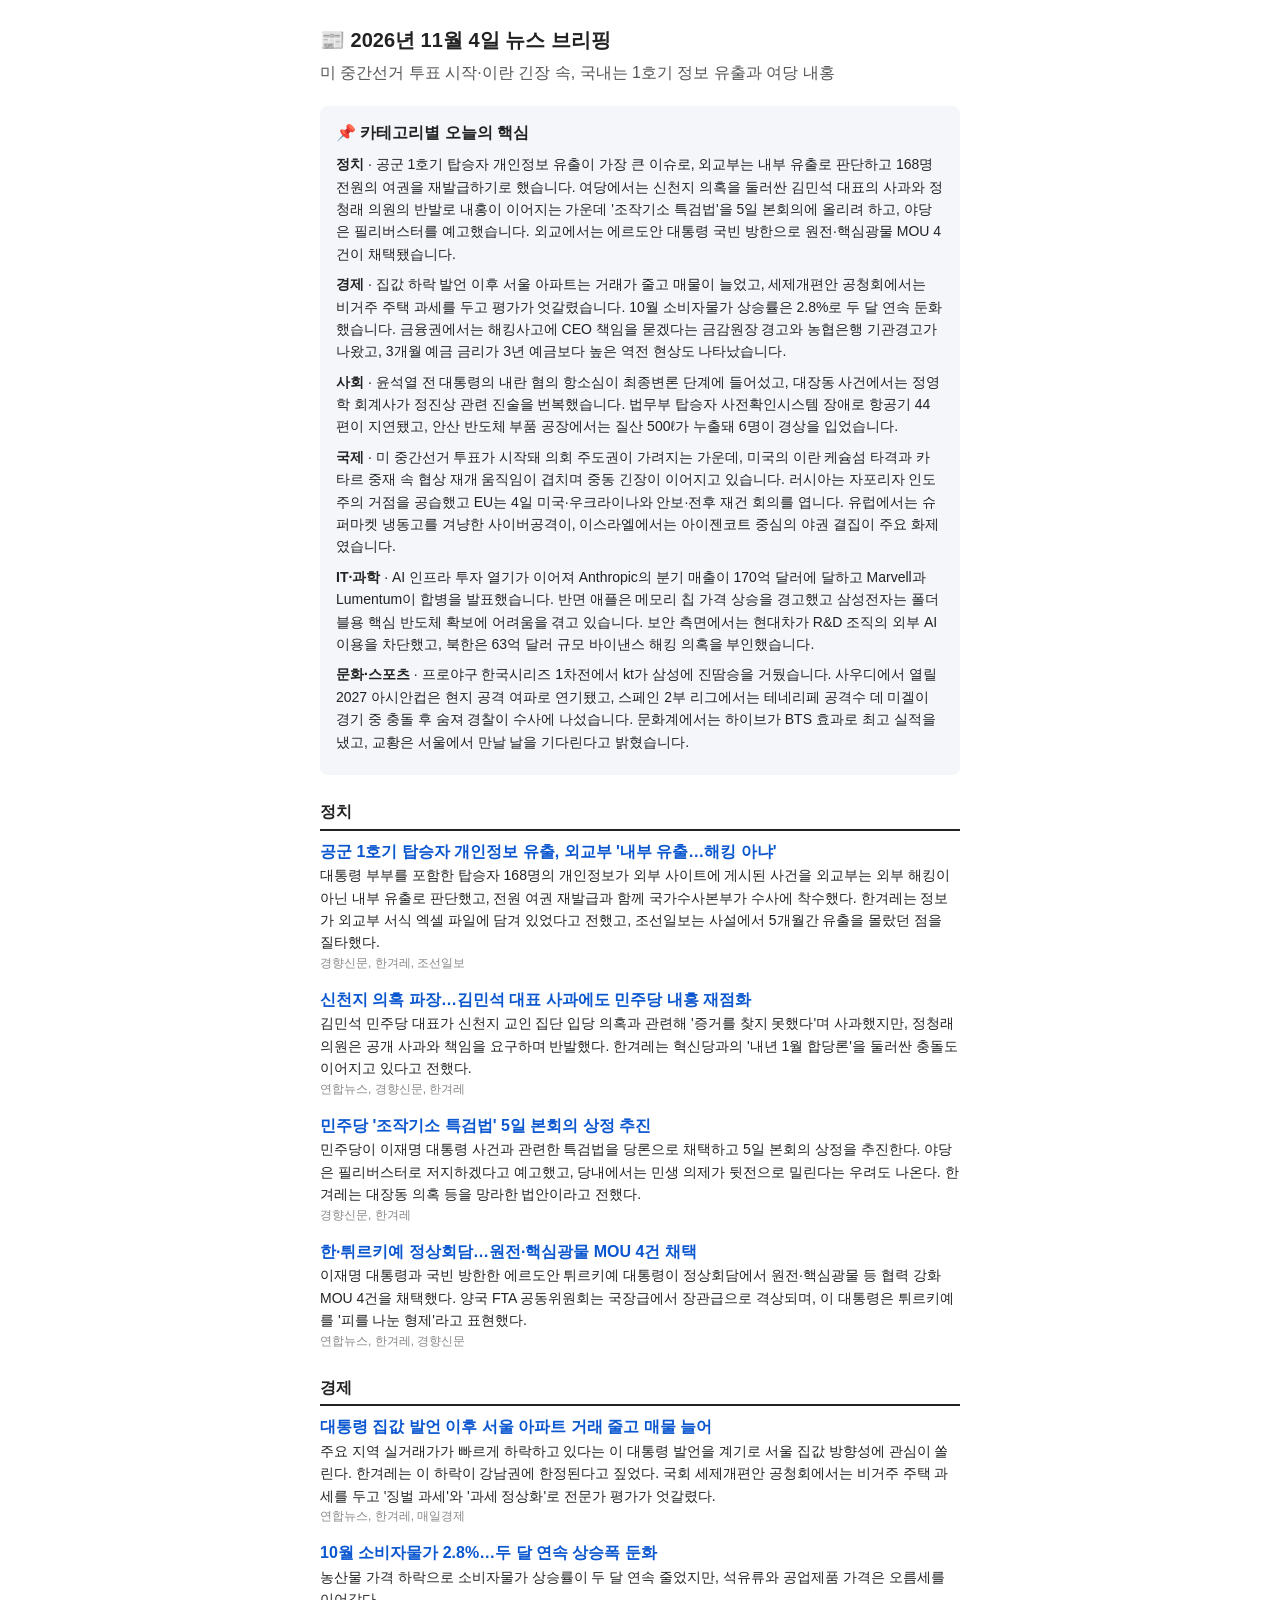
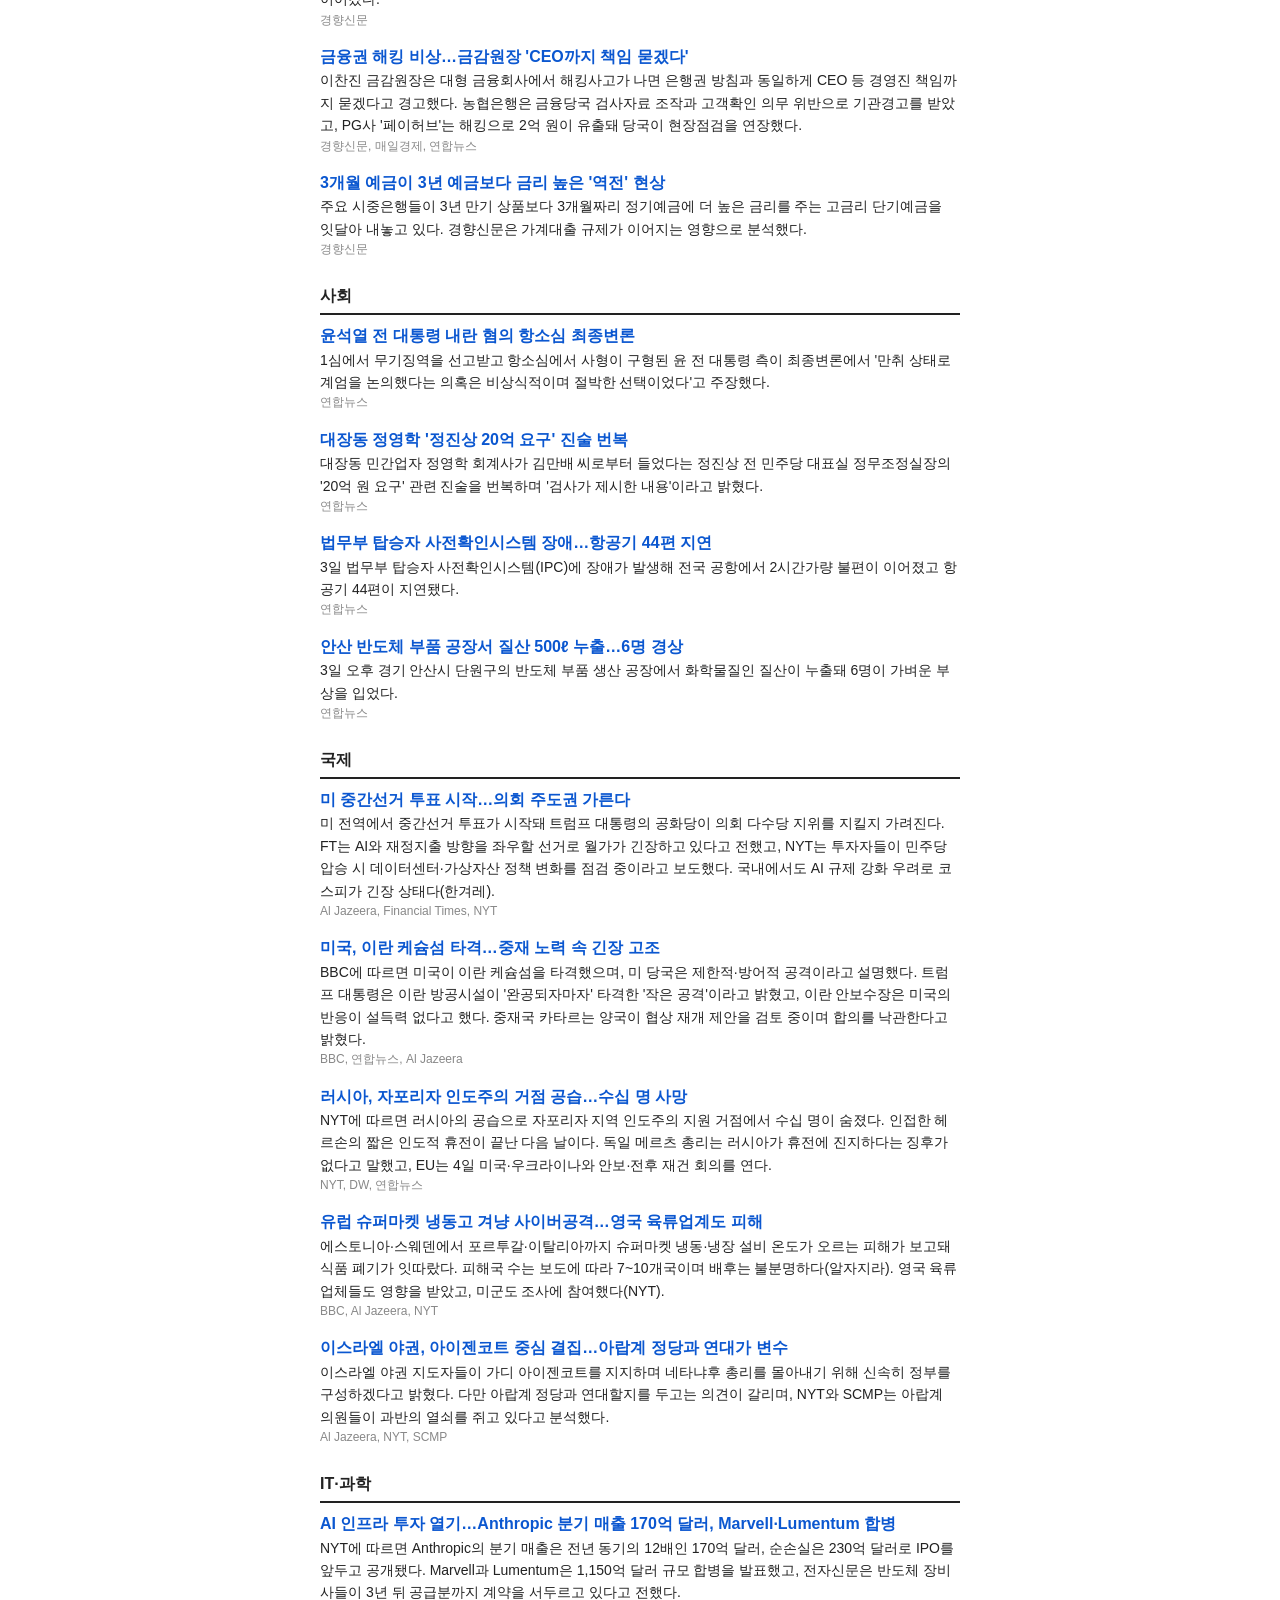
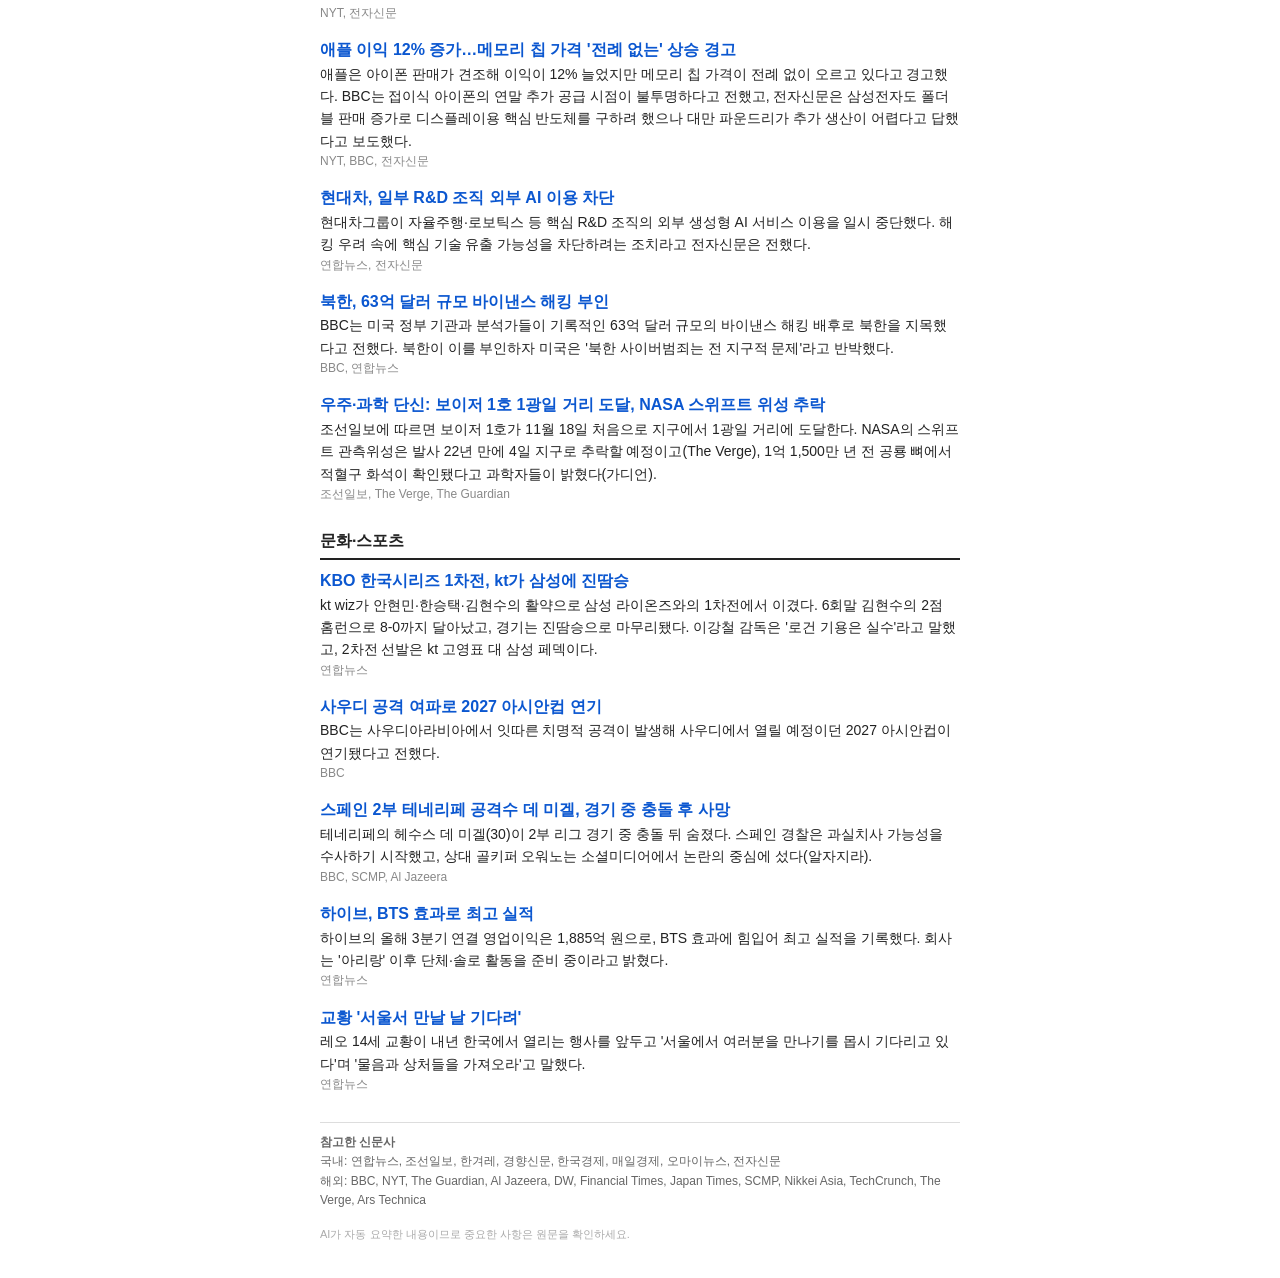
<file: samples/2026-11-04.html>
<!doctype html><html lang='ko'><head><meta charset='utf-8'><meta name='viewport' content='width=device-width,initial-scale=1'><title>뉴스 브리핑 샘플 2026-11-04</title></head><body style='margin:0;padding:24px 16px;background:#fff'><div style="max-width:640px;margin:0 auto;font-family:-apple-system,'Apple SD Gothic Neo','Malgun Gothic',sans-serif;color:#222;line-height:1.6"><h1 style="font-size:20px;margin:0 0 4px">📰 2026년 11월 4일 뉴스 브리핑</h1><p style="margin:0 0 20px;color:#555">미 중간선거 투표 시작·이란 긴장 속, 국내는 1호기 정보 유출과 여당 내홍</p><div style="background:#f4f6fa;border-radius:8px;padding:14px 16px;margin:0 0 8px;color:#222"><div style="font-weight:700;margin-bottom:4px">📌 카테고리별 오늘의 핵심</div><p style="margin:8px 0;font-size:14px"><b>정치</b> · 공군 1호기 탑승자 개인정보 유출이 가장 큰 이슈로, 외교부는 내부 유출로 판단하고 168명 전원의 여권을 재발급하기로 했습니다. 여당에서는 신천지 의혹을 둘러싼 김민석 대표의 사과와 정청래 의원의 반발로 내홍이 이어지는 가운데 &#x27;조작기소 특검법&#x27;을 5일 본회의에 올리려 하고, 야당은 필리버스터를 예고했습니다. 외교에서는 에르도안 대통령 국빈 방한으로 원전·핵심광물 MOU 4건이 채택됐습니다.</p><p style="margin:8px 0;font-size:14px"><b>경제</b> · 집값 하락 발언 이후 서울 아파트는 거래가 줄고 매물이 늘었고, 세제개편안 공청회에서는 비거주 주택 과세를 두고 평가가 엇갈렸습니다. 10월 소비자물가 상승률은 2.8%로 두 달 연속 둔화했습니다. 금융권에서는 해킹사고에 CEO 책임을 묻겠다는 금감원장 경고와 농협은행 기관경고가 나왔고, 3개월 예금 금리가 3년 예금보다 높은 역전 현상도 나타났습니다.</p><p style="margin:8px 0;font-size:14px"><b>사회</b> · 윤석열 전 대통령의 내란 혐의 항소심이 최종변론 단계에 들어섰고, 대장동 사건에서는 정영학 회계사가 정진상 관련 진술을 번복했습니다. 법무부 탑승자 사전확인시스템 장애로 항공기 44편이 지연됐고, 안산 반도체 부품 공장에서는 질산 500ℓ가 누출돼 6명이 경상을 입었습니다.</p><p style="margin:8px 0;font-size:14px"><b>국제</b> · 미 중간선거 투표가 시작돼 의회 주도권이 가려지는 가운데, 미국의 이란 케슘섬 타격과 카타르 중재 속 협상 재개 움직임이 겹치며 중동 긴장이 이어지고 있습니다. 러시아는 자포리자 인도주의 거점을 공습했고 EU는 4일 미국·우크라이나와 안보·전후 재건 회의를 엽니다. 유럽에서는 슈퍼마켓 냉동고를 겨냥한 사이버공격이, 이스라엘에서는 아이젠코트 중심의 야권 결집이 주요 화제였습니다.</p><p style="margin:8px 0;font-size:14px"><b>IT·과학</b> · AI 인프라 투자 열기가 이어져 Anthropic의 분기 매출이 170억 달러에 달하고 Marvell과 Lumentum이 합병을 발표했습니다. 반면 애플은 메모리 칩 가격 상승을 경고했고 삼성전자는 폴더블용 핵심 반도체 확보에 어려움을 겪고 있습니다. 보안 측면에서는 현대차가 R&amp;D 조직의 외부 AI 이용을 차단했고, 북한은 63억 달러 규모 바이낸스 해킹 의혹을 부인했습니다.</p><p style="margin:8px 0;font-size:14px"><b>문화·스포츠</b> · 프로야구 한국시리즈 1차전에서 kt가 삼성에 진땀승을 거뒀습니다. 사우디에서 열릴 2027 아시안컵은 현지 공격 여파로 연기됐고, 스페인 2부 리그에서는 테네리페 공격수 데 미겔이 경기 중 충돌 후 숨져 경찰이 수사에 나섰습니다. 문화계에서는 하이브가 BTS 효과로 최고 실적을 냈고, 교황은 서울에서 만날 날을 기다린다고 밝혔습니다.</p></div><h2 style="font-size:16px;border-bottom:2px solid #222;padding-bottom:4px;margin:24px 0 8px">정치</h2><div style="margin:0 0 14px"><a href="https://www.khan.co.kr/article/202611032151005/?utm_source=khan_rss&amp;utm_medium=rss&amp;utm_campaign=politic_news" style="color:#0b57d0;font-weight:600;text-decoration:none">공군 1호기 탑승자 개인정보 유출, 외교부 &#x27;내부 유출…해킹 아냐&#x27;</a><div style="font-size:14px">대통령 부부를 포함한 탑승자 168명의 개인정보가 외부 사이트에 게시된 사건을 외교부는 외부 해킹이 아닌 내부 유출로 판단했고, 전원 여권 재발급과 함께 국가수사본부가 수사에 착수했다. 한겨레는 정보가 외교부 서식 엑셀 파일에 담겨 있었다고 전했고, 조선일보는 사설에서 5개월간 유출을 몰랐던 점을 질타했다.</div><div style="font-size:12px;color:#888">경향신문, 한겨레, 조선일보</div></div><div style="margin:0 0 14px"><a href="https://www.yna.co.kr/view/AKR20261103172500001" style="color:#0b57d0;font-weight:600;text-decoration:none">신천지 의혹 파장…김민석 대표 사과에도 민주당 내홍 재점화</a><div style="font-size:14px">김민석 민주당 대표가 신천지 교인 집단 입당 의혹과 관련해 &#x27;증거를 찾지 못했다&#x27;며 사과했지만, 정청래 의원은 공개 사과와 책임을 요구하며 반발했다. 한겨레는 혁신당과의 &#x27;내년 1월 합당론&#x27;을 둘러싼 충돌도 이어지고 있다고 전했다.</div><div style="font-size:12px;color:#888">연합뉴스, 경향신문, 한겨레</div></div><div style="margin:0 0 14px"><a href="https://www.khan.co.kr/article/202611032130015/?utm_source=khan_rss&amp;utm_medium=rss&amp;utm_campaign=politic_news" style="color:#0b57d0;font-weight:600;text-decoration:none">민주당 &#x27;조작기소 특검법&#x27; 5일 본회의 상정 추진</a><div style="font-size:14px">민주당이 이재명 대통령 사건과 관련한 특검법을 당론으로 채택하고 5일 본회의 상정을 추진한다. 야당은 필리버스터로 저지하겠다고 예고했고, 당내에서는 민생 의제가 뒷전으로 밀린다는 우려도 나온다. 한겨레는 대장동 의혹 등을 망라한 법안이라고 전했다.</div><div style="font-size:12px;color:#888">경향신문, 한겨레</div></div><div style="margin:0 0 14px"><a href="https://www.yna.co.kr/view/AKR20261103143751001" style="color:#0b57d0;font-weight:600;text-decoration:none">한·튀르키예 정상회담…원전·핵심광물 MOU 4건 채택</a><div style="font-size:14px">이재명 대통령과 국빈 방한한 에르도안 튀르키예 대통령이 정상회담에서 원전·핵심광물 등 협력 강화 MOU 4건을 채택했다. 양국 FTA 공동위원회는 국장급에서 장관급으로 격상되며, 이 대통령은 튀르키예를 &#x27;피를 나눈 형제&#x27;라고 표현했다.</div><div style="font-size:12px;color:#888">연합뉴스, 한겨레, 경향신문</div></div><h2 style="font-size:16px;border-bottom:2px solid #222;padding-bottom:4px;margin:24px 0 8px">경제</h2><div style="margin:0 0 14px"><a href="https://www.yna.co.kr/view/AKR20261103179900003" style="color:#0b57d0;font-weight:600;text-decoration:none">대통령 집값 발언 이후 서울 아파트 거래 줄고 매물 늘어</a><div style="font-size:14px">주요 지역 실거래가가 빠르게 하락하고 있다는 이 대통령 발언을 계기로 서울 집값 방향성에 관심이 쏠린다. 한겨레는 이 하락이 강남권에 한정된다고 짚었다. 국회 세제개편안 공청회에서는 비거주 주택 과세를 두고 &#x27;징벌 과세&#x27;와 &#x27;과세 정상화&#x27;로 전문가 평가가 엇갈렸다.</div><div style="font-size:12px;color:#888">연합뉴스, 한겨레, 매일경제</div></div><div style="margin:0 0 14px"><a href="https://www.khan.co.kr/article/202611032052005/?utm_source=khan_rss&amp;utm_medium=rss&amp;utm_campaign=economy_news" style="color:#0b57d0;font-weight:600;text-decoration:none">10월 소비자물가 2.8%…두 달 연속 상승폭 둔화</a><div style="font-size:14px">농산물 가격 하락으로 소비자물가 상승률이 두 달 연속 줄었지만, 석유류와 공업제품 가격은 오름세를 이어갔다.</div><div style="font-size:12px;color:#888">경향신문</div></div><div style="margin:0 0 14px"><a href="https://www.khan.co.kr/article/202611032051005/?utm_source=khan_rss&amp;utm_medium=rss&amp;utm_campaign=economy_news" style="color:#0b57d0;font-weight:600;text-decoration:none">금융권 해킹 비상…금감원장 &#x27;CEO까지 책임 묻겠다&#x27;</a><div style="font-size:14px">이찬진 금감원장은 대형 금융회사에서 해킹사고가 나면 은행권 방침과 동일하게 CEO 등 경영진 책임까지 묻겠다고 경고했다. 농협은행은 금융당국 검사자료 조작과 고객확인 의무 위반으로 기관경고를 받았고, PG사 &#x27;페이허브&#x27;는 해킹으로 2억 원이 유출돼 당국이 현장점검을 연장했다.</div><div style="font-size:12px;color:#888">경향신문, 매일경제, 연합뉴스</div></div><div style="margin:0 0 14px"><a href="https://www.khan.co.kr/article/202611032048025/?utm_source=khan_rss&amp;utm_medium=rss&amp;utm_campaign=economy_news" style="color:#0b57d0;font-weight:600;text-decoration:none">3개월 예금이 3년 예금보다 금리 높은 &#x27;역전&#x27; 현상</a><div style="font-size:14px">주요 시중은행들이 3년 만기 상품보다 3개월짜리 정기예금에 더 높은 금리를 주는 고금리 단기예금을 잇달아 내놓고 있다. 경향신문은 가계대출 규제가 이어지는 영향으로 분석했다.</div><div style="font-size:12px;color:#888">경향신문</div></div><h2 style="font-size:16px;border-bottom:2px solid #222;padding-bottom:4px;margin:24px 0 8px">사회</h2><div style="margin:0 0 14px"><a href="https://www.yna.co.kr/view/AKR20261103176400004" style="color:#0b57d0;font-weight:600;text-decoration:none">윤석열 전 대통령 내란 혐의 항소심 최종변론</a><div style="font-size:14px">1심에서 무기징역을 선고받고 항소심에서 사형이 구형된 윤 전 대통령 측이 최종변론에서 &#x27;만취 상태로 계엄을 논의했다는 의혹은 비상식적이며 절박한 선택이었다&#x27;고 주장했다.</div><div style="font-size:12px;color:#888">연합뉴스</div></div><div style="margin:0 0 14px"><a href="https://www.yna.co.kr/view/AKR20261103177200004" style="color:#0b57d0;font-weight:600;text-decoration:none">대장동 정영학 &#x27;정진상 20억 요구&#x27; 진술 번복</a><div style="font-size:14px">대장동 민간업자 정영학 회계사가 김만배 씨로부터 들었다는 정진상 전 민주당 대표실 정무조정실장의 &#x27;20억 원 요구&#x27; 관련 진술을 번복하며 &#x27;검사가 제시한 내용&#x27;이라고 밝혔다.</div><div style="font-size:12px;color:#888">연합뉴스</div></div><div style="margin:0 0 14px"><a href="https://www.yna.co.kr/view/AKR20261103111851004" style="color:#0b57d0;font-weight:600;text-decoration:none">법무부 탑승자 사전확인시스템 장애…항공기 44편 지연</a><div style="font-size:14px">3일 법무부 탑승자 사전확인시스템(IPC)에 장애가 발생해 전국 공항에서 2시간가량 불편이 이어졌고 항공기 44편이 지연됐다.</div><div style="font-size:12px;color:#888">연합뉴스</div></div><div style="margin:0 0 14px"><a href="https://www.yna.co.kr/view/AKR20261103144551061" style="color:#0b57d0;font-weight:600;text-decoration:none">안산 반도체 부품 공장서 질산 500ℓ 누출…6명 경상</a><div style="font-size:14px">3일 오후 경기 안산시 단원구의 반도체 부품 생산 공장에서 화학물질인 질산이 누출돼 6명이 가벼운 부상을 입었다.</div><div style="font-size:12px;color:#888">연합뉴스</div></div><h2 style="font-size:16px;border-bottom:2px solid #222;padding-bottom:4px;margin:24px 0 8px">국제</h2><div style="margin:0 0 14px"><a href="https://www.aljazeera.com/video/newsfeed/2026/11/3/us-midterm-voting-begins-in-high-stakes-test-of-trumps-presidency?traffic_source=rss" style="color:#0b57d0;font-weight:600;text-decoration:none">미 중간선거 투표 시작…의회 주도권 가른다</a><div style="font-size:14px">미 전역에서 중간선거 투표가 시작돼 트럼프 대통령의 공화당이 의회 다수당 지위를 지킬지 가려진다. FT는 AI와 재정지출 방향을 좌우할 선거로 월가가 긴장하고 있다고 전했고, NYT는 투자자들이 민주당 압승 시 데이터센터·가상자산 정책 변화를 점검 중이라고 보도했다. 국내에서도 AI 규제 강화 우려로 코스피가 긴장 상태다(한겨레).</div><div style="font-size:12px;color:#888">Al Jazeera, Financial Times, NYT</div></div><div style="margin:0 0 14px"><a href="https://www.bbc.co.uk/news/articles/cx240mrm3g8vo?at_medium=RSS&amp;at_campaign=rss" style="color:#0b57d0;font-weight:600;text-decoration:none">미국, 이란 케슘섬 타격…중재 노력 속 긴장 고조</a><div style="font-size:14px">BBC에 따르면 미국이 이란 케슘섬을 타격했으며, 미 당국은 제한적·방어적 공격이라고 설명했다. 트럼프 대통령은 이란 방공시설이 &#x27;완공되자마자&#x27; 타격한 &#x27;작은 공격&#x27;이라고 밝혔고, 이란 안보수장은 미국의 반응이 설득력 없다고 했다. 중재국 카타르는 양국이 협상 재개 제안을 검토 중이며 합의를 낙관한다고 밝혔다.</div><div style="font-size:12px;color:#888">BBC, 연합뉴스, Al Jazeera</div></div><div style="margin:0 0 14px"><a href="https://www.nytimes.com/2026/11/02/world/europe/russian-strike-zaporizhzhia-ukraine.html" style="color:#0b57d0;font-weight:600;text-decoration:none">러시아, 자포리자 인도주의 거점 공습…수십 명 사망</a><div style="font-size:14px">NYT에 따르면 러시아의 공습으로 자포리자 지역 인도주의 지원 거점에서 수십 명이 숨졌다. 인접한 헤르손의 짧은 인도적 휴전이 끝난 다음 날이다. 독일 메르츠 총리는 러시아가 휴전에 진지하다는 징후가 없다고 말했고, EU는 4일 미국·우크라이나와 안보·전후 재건 회의를 연다.</div><div style="font-size:12px;color:#888">NYT, DW, 연합뉴스</div></div><div style="margin:0 0 14px"><a href="https://www.bbc.co.uk/news/articles/cwy8lm1m59mvo?at_medium=RSS&amp;at_campaign=rss" style="color:#0b57d0;font-weight:600;text-decoration:none">유럽 슈퍼마켓 냉동고 겨냥 사이버공격…영국 육류업계도 피해</a><div style="font-size:14px">에스토니아·스웨덴에서 포르투갈·이탈리아까지 슈퍼마켓 냉동·냉장 설비 온도가 오르는 피해가 보고돼 식품 폐기가 잇따랐다. 피해국 수는 보도에 따라 7~10개국이며 배후는 불분명하다(알자지라). 영국 육류업체들도 영향을 받았고, 미군도 조사에 참여했다(NYT).</div><div style="font-size:12px;color:#888">BBC, Al Jazeera, NYT</div></div><div style="margin:0 0 14px"><a href="https://www.aljazeera.com/news/2026/11/3/israeli-opposition-leaders-back-eisenkot-to-oust-netanyahu?traffic_source=rss" style="color:#0b57d0;font-weight:600;text-decoration:none">이스라엘 야권, 아이젠코트 중심 결집…아랍계 정당과 연대가 변수</a><div style="font-size:14px">이스라엘 야권 지도자들이 가디 아이젠코트를 지지하며 네타냐후 총리를 몰아내기 위해 신속히 정부를 구성하겠다고 밝혔다. 다만 아랍계 정당과 연대할지를 두고는 의견이 갈리며, NYT와 SCMP는 아랍계 의원들이 과반의 열쇠를 쥐고 있다고 분석했다.</div><div style="font-size:12px;color:#888">Al Jazeera, NYT, SCMP</div></div><h2 style="font-size:16px;border-bottom:2px solid #222;padding-bottom:4px;margin:24px 0 8px">IT·과학</h2><div style="margin:0 0 14px"><a href="https://www.nytimes.com/2026/11/02/business/anthropic-earnings-ai.html" style="color:#0b57d0;font-weight:600;text-decoration:none">AI 인프라 투자 열기…Anthropic 분기 매출 170억 달러, Marvell·Lumentum 합병</a><div style="font-size:14px">NYT에 따르면 Anthropic의 분기 매출은 전년 동기의 12배인 170억 달러, 순손실은 230억 달러로 IPO를 앞두고 공개됐다. Marvell과 Lumentum은 1,150억 달러 규모 합병을 발표했고, 전자신문은 반도체 장비사들이 3년 뒤 공급분까지 계약을 서두르고 있다고 전했다.</div><div style="font-size:12px;color:#888">NYT, 전자신문</div></div><div style="margin:0 0 14px"><a href="https://www.nytimes.com/2026/11/02/technology/apple-earnings.html" style="color:#0b57d0;font-weight:600;text-decoration:none">애플 이익 12% 증가…메모리 칩 가격 &#x27;전례 없는&#x27; 상승 경고</a><div style="font-size:14px">애플은 아이폰 판매가 견조해 이익이 12% 늘었지만 메모리 칩 가격이 전례 없이 오르고 있다고 경고했다. BBC는 접이식 아이폰의 연말 추가 공급 시점이 불투명하다고 전했고, 전자신문은 삼성전자도 폴더블 판매 증가로 디스플레이용 핵심 반도체를 구하려 했으나 대만 파운드리가 추가 생산이 어렵다고 답했다고 보도했다.</div><div style="font-size:12px;color:#888">NYT, BBC, 전자신문</div></div><div style="margin:0 0 14px"><a href="https://www.yna.co.kr/view/AKR20261103176900003" style="color:#0b57d0;font-weight:600;text-decoration:none">현대차, 일부 R&amp;D 조직 외부 AI 이용 차단</a><div style="font-size:14px">현대차그룹이 자율주행·로보틱스 등 핵심 R&amp;D 조직의 외부 생성형 AI 서비스 이용을 일시 중단했다. 해킹 우려 속에 핵심 기술 유출 가능성을 차단하려는 조치라고 전자신문은 전했다.</div><div style="font-size:12px;color:#888">연합뉴스, 전자신문</div></div><div style="margin:0 0 14px"><a href="https://www.bbc.co.uk/news/articles/c6rey4v53exgo?at_medium=RSS&amp;at_campaign=rss" style="color:#0b57d0;font-weight:600;text-decoration:none">북한, 63억 달러 규모 바이낸스 해킹 부인</a><div style="font-size:14px">BBC는 미국 정부 기관과 분석가들이 기록적인 63억 달러 규모의 바이낸스 해킹 배후로 북한을 지목했다고 전했다. 북한이 이를 부인하자 미국은 &#x27;북한 사이버범죄는 전 지구적 문제&#x27;라고 반박했다.</div><div style="font-size:12px;color:#888">BBC, 연합뉴스</div></div><div style="margin:0 0 14px"><a href="https://www.chosun.com/international/international_general/2026/11/03/4IHLAHCGAJHR3NIGGJOJI6WZYU/" style="color:#0b57d0;font-weight:600;text-decoration:none">우주·과학 단신: 보이저 1호 1광일 거리 도달, NASA 스위프트 위성 추락</a><div style="font-size:14px">조선일보에 따르면 보이저 1호가 11월 18일 처음으로 지구에서 1광일 거리에 도달한다. NASA의 스위프트 관측위성은 발사 22년 만에 4일 지구로 추락할 예정이고(The Verge), 1억 1,500만 년 전 공룡 뼈에서 적혈구 화석이 확인됐다고 과학자들이 밝혔다(가디언).</div><div style="font-size:12px;color:#888">조선일보, The Verge, The Guardian</div></div><h2 style="font-size:16px;border-bottom:2px solid #222;padding-bottom:4px;margin:24px 0 8px">문화·스포츠</h2><div style="margin:0 0 14px"><a href="https://www.yna.co.kr/view/AKR20261103186051007" style="color:#0b57d0;font-weight:600;text-decoration:none">KBO 한국시리즈 1차전, kt가 삼성에 진땀승</a><div style="font-size:14px">kt wiz가 안현민·한승택·김현수의 활약으로 삼성 라이온즈와의 1차전에서 이겼다. 6회말 김현수의 2점 홈런으로 8-0까지 달아났고, 경기는 진땀승으로 마무리됐다. 이강철 감독은 &#x27;로건 기용은 실수&#x27;라고 말했고, 2차전 선발은 kt 고영표 대 삼성 페덱이다.</div><div style="font-size:12px;color:#888">연합뉴스</div></div><div style="margin:0 0 14px"><a href="https://www.bbc.co.uk/sport/football/articles/c6y0e79yjg44o?at_medium=RSS&amp;at_campaign=rss" style="color:#0b57d0;font-weight:600;text-decoration:none">사우디 공격 여파로 2027 아시안컵 연기</a><div style="font-size:14px">BBC는 사우디아라비아에서 잇따른 치명적 공격이 발생해 사우디에서 열릴 예정이던 2027 아시안컵이 연기됐다고 전했다.</div><div style="font-size:12px;color:#888">BBC</div></div><div style="margin:0 0 14px"><a href="https://www.bbc.co.uk/sport/football/articles/ck62yvz046pjo?at_medium=RSS&amp;at_campaign=rss" style="color:#0b57d0;font-weight:600;text-decoration:none">스페인 2부 테네리페 공격수 데 미겔, 경기 중 충돌 후 사망</a><div style="font-size:14px">테네리페의 헤수스 데 미겔(30)이 2부 리그 경기 중 충돌 뒤 숨졌다. 스페인 경찰은 과실치사 가능성을 수사하기 시작했고, 상대 골키퍼 오워노는 소셜미디어에서 논란의 중심에 섰다(알자지라).</div><div style="font-size:12px;color:#888">BBC, SCMP, Al Jazeera</div></div><div style="margin:0 0 14px"><a href="https://www.yna.co.kr/view/AKR20261103165000005" style="color:#0b57d0;font-weight:600;text-decoration:none">하이브, BTS 효과로 최고 실적</a><div style="font-size:14px">하이브의 올해 3분기 연결 영업이익은 1,885억 원으로, BTS 효과에 힘입어 최고 실적을 기록했다. 회사는 &#x27;아리랑&#x27; 이후 단체·솔로 활동을 준비 중이라고 밝혔다.</div><div style="font-size:12px;color:#888">연합뉴스</div></div><div style="margin:0 0 14px"><a href="https://www.yna.co.kr/view/AKR20261103186700109" style="color:#0b57d0;font-weight:600;text-decoration:none">교황 &#x27;서울서 만날 날 기다려&#x27;</a><div style="font-size:14px">레오 14세 교황이 내년 한국에서 열리는 행사를 앞두고 &#x27;서울에서 여러분을 만나기를 몹시 기다리고 있다&#x27;며 &#x27;물음과 상처들을 가져오라&#x27;고 말했다.</div><div style="font-size:12px;color:#888">연합뉴스</div></div><div style="font-size:12px;color:#666;margin-top:28px;border-top:1px solid #ddd;padding-top:10px"><b>참고한 신문사</b><br>국내: 연합뉴스, 조선일보, 한겨레, 경향신문, 한국경제, 매일경제, 오마이뉴스, 전자신문<br>해외: BBC, NYT, The Guardian, Al Jazeera, DW, Financial Times, Japan Times, SCMP, Nikkei Asia, TechCrunch, The Verge, Ars Technica<br></div><p style="font-size:11px;color:#aaa;margin-top:16px">AI가 자동 요약한 내용이므로 중요한 사항은 원문을 확인하세요.</p></div></body></html>
</file>
